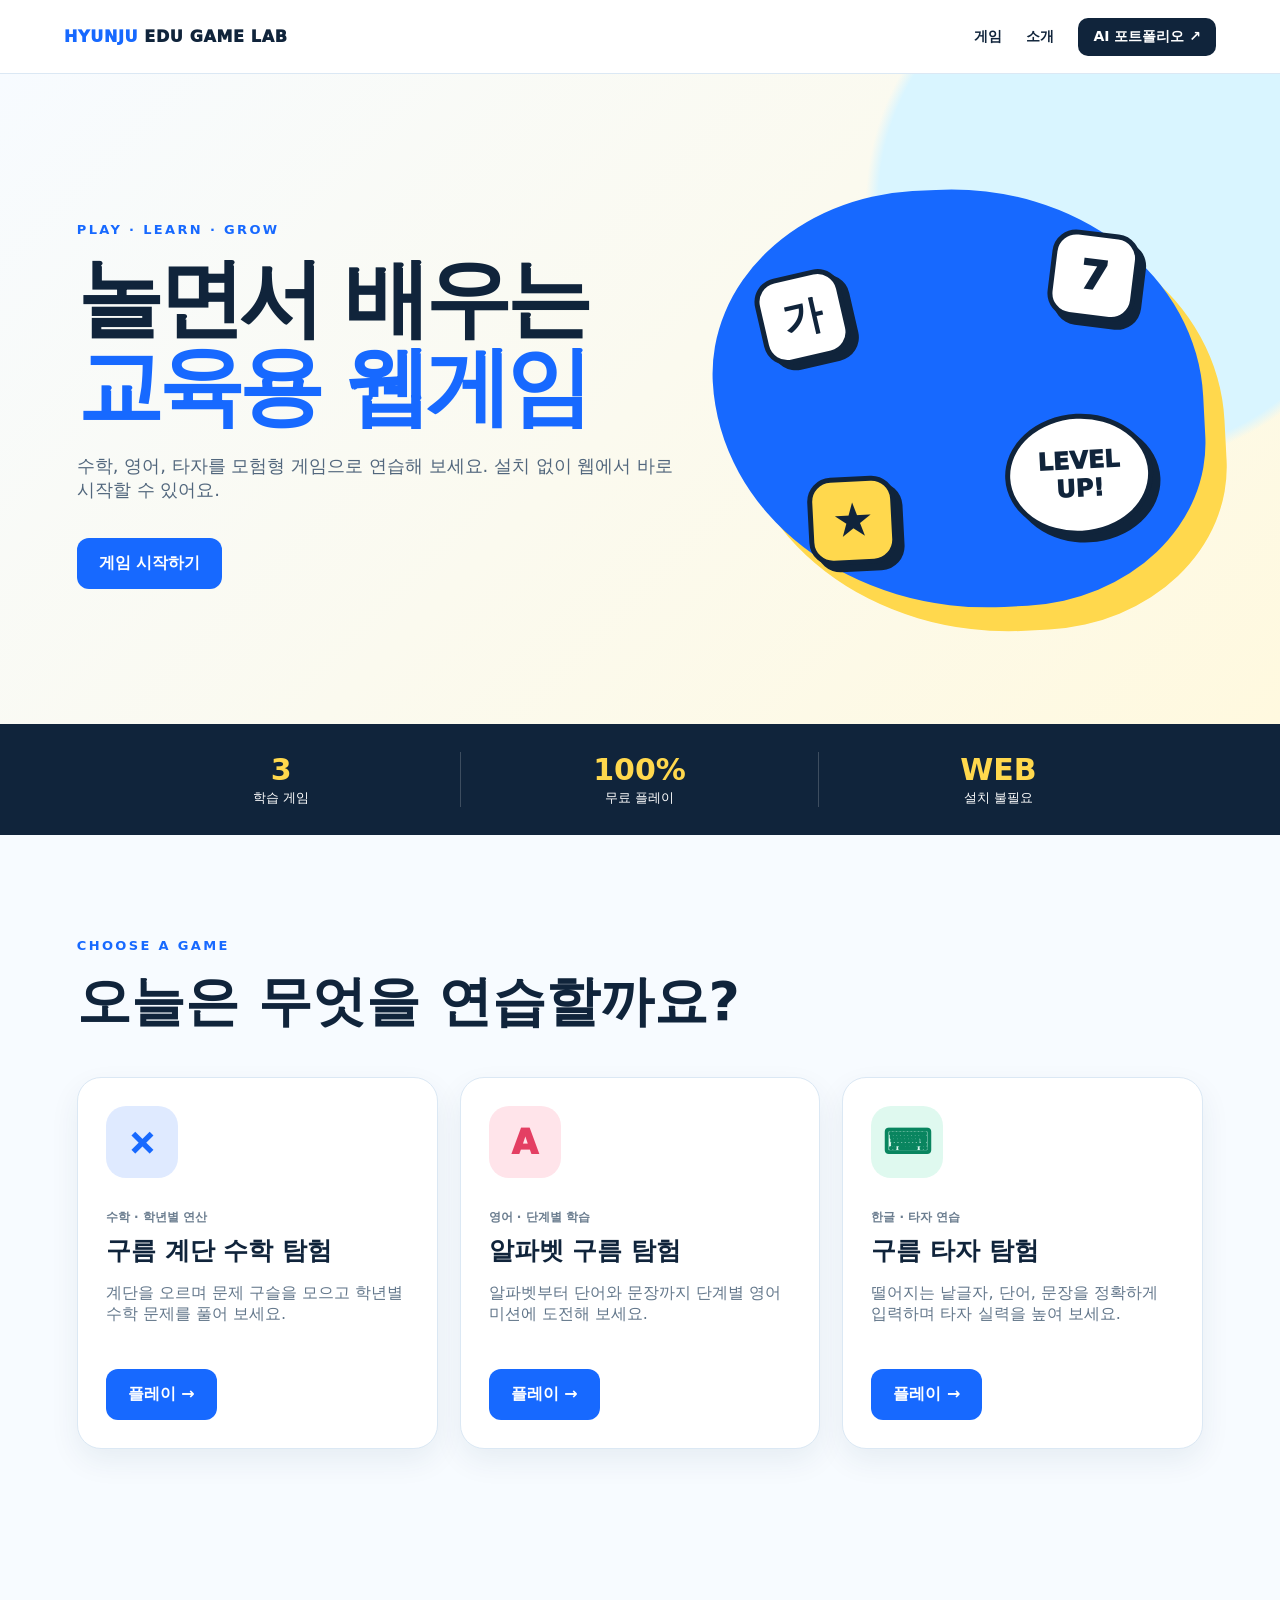
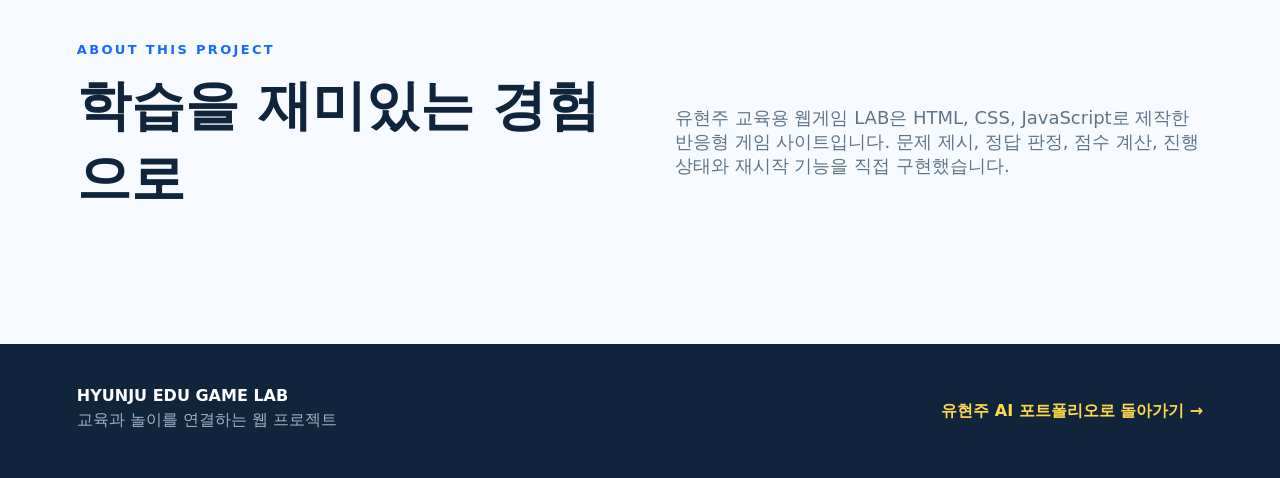
<file: index.html>
<!doctype html>
<html lang="ko">
<head>
  <meta charset="UTF-8" />
  <meta name="viewport" content="width=device-width, initial-scale=1.0" />
  <meta name="description" content="유현주가 만든 어린이용 학습 웹게임 모음" />
  <title>유현주 교육용 웹게임 LAB</title>
  <link rel="stylesheet" href="styles.css" />
</head>
<body>
  <header class="site-header">
    <a class="brand" href="#home"><span>HYUNJU</span> EDU GAME LAB</a>
    <nav><a href="#games">게임</a><a href="#about">소개</a><a class="portfolio-link" href="https://dreamguswn-cmd.github.io/QC-starter-edu1/">AI 포트폴리오 ↗</a></nav>
  </header>

  <main>
    <section id="home" class="hero">
      <div class="hero-copy"><p class="eyebrow">PLAY · LEARN · GROW</p><h1>놀면서 배우는<br><em>교육용 웹게임</em></h1><p>수학, 영어, 타자를 모험형 게임으로 연습해 보세요. 설치 없이 웹에서 바로 시작할 수 있어요.</p><a class="primary" href="#games">게임 시작하기</a></div>
      <div class="hero-art" aria-label="게임 캐릭터 장식"><span>가</span><span>7</span><span>★</span><strong>LEVEL<br>UP!</strong></div>
    </section>

    <section class="stats"><div><b>3</b><span>학습 게임</span></div><div><b>100%</b><span>무료 플레이</span></div><div><b>WEB</b><span>설치 불필요</span></div></section>

    <section id="games" class="games-section">
      <p class="eyebrow">CHOOSE A GAME</p><h2>오늘은 무엇을 연습할까요?</h2>
      <div class="game-grid">
        <article class="game-card math"><div class="icon">×</div><span>수학 · 학년별 연산</span><h3>구름 계단 수학 탐험</h3><p>계단을 오르며 문제 구슬을 모으고 학년별 수학 문제를 풀어 보세요.</p><a class="play-link" href="games/math/">플레이 →</a></article>
        <article class="game-card korean"><div class="icon">A</div><span>영어 · 단계별 학습</span><h3>알파벳 구름 탐험</h3><p>알파벳부터 단어와 문장까지 단계별 영어 미션에 도전해 보세요.</p><a class="play-link" href="games/english/">플레이 →</a></article>
        <article class="game-card memory"><div class="icon">⌨</div><span>한글 · 타자 연습</span><h3>구름 타자 탐험</h3><p>떨어지는 낱글자, 단어, 문장을 정확하게 입력하며 타자 실력을 높여 보세요.</p><a class="play-link" href="games/typing/">플레이 →</a></article>
      </div>
    </section>

    <section id="about" class="about"><div><p class="eyebrow">ABOUT THIS PROJECT</p><h2>학습을 재미있는 경험으로</h2></div><p>유현주 교육용 웹게임 LAB은 HTML, CSS, JavaScript로 제작한 반응형 게임 사이트입니다. 문제 제시, 정답 판정, 점수 계산, 진행 상태와 재시작 기능을 직접 구현했습니다.</p></section>
  </main>

  <footer><div><b>HYUNJU EDU GAME LAB</b><p>교육과 놀이를 연결하는 웹 프로젝트</p></div><a href="https://dreamguswn-cmd.github.io/QC-starter-edu1/">유현주 AI 포트폴리오로 돌아가기 →</a></footer>
</body>
</html>
</file>
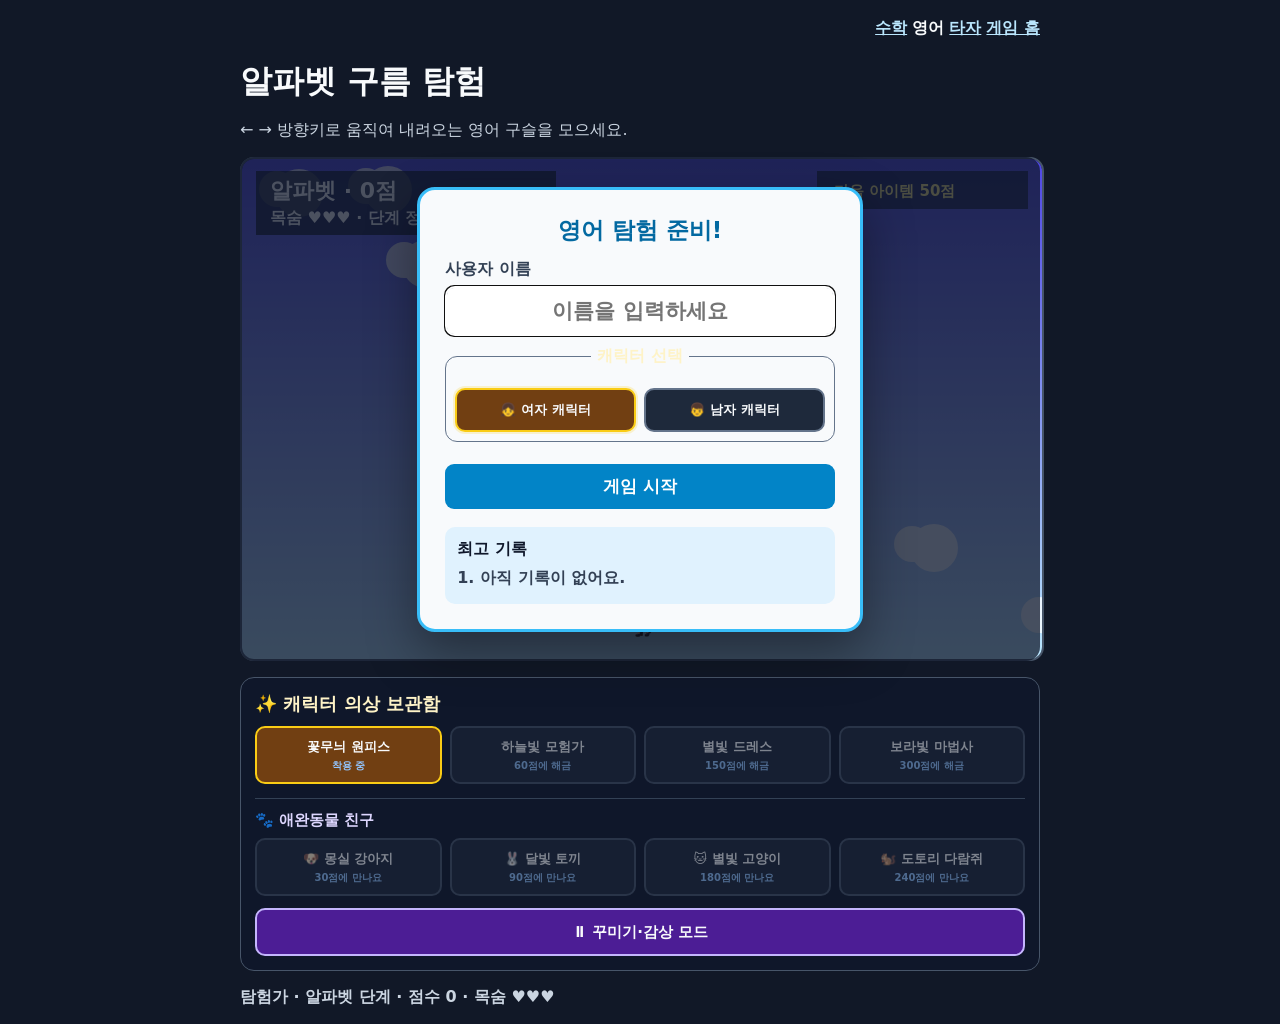
<file: games/english/index.html>
<!doctype html>
<html lang="ko">
  <head>
    <meta charset="UTF-8" />
    <meta name="viewport" content="width=device-width, initial-scale=1" />
    <title>알파벳 구름 탐험</title>
    <link rel="stylesheet" href="./style.css" />
    <link rel="stylesheet" href="../wardrobe.css" />
  </head>
  <body>
    <main>
      <nav>
        <a href="../math/">수학</a>
        <strong>영어</strong>
        <a href="../typing/">타자</a>
        <a href="../../">게임 홈</a>
      </nav>
      <h1>알파벳 구름 탐험</h1>
      <p>← → 방향키로 움직여 내려오는 영어 구슬을 모으세요.</p>

      <section class="game-wrap">
        <canvas id="gameCanvas" width="800" height="500"></canvas>

        <div id="startScreen" class="overlay">
          <form id="startForm" class="panel">
            <strong>영어 탐험 준비!</strong>
            <label for="playerName">사용자 이름</label>
            <input
              id="playerName"
              maxlength="12"
              autocomplete="nickname"
              placeholder="이름을 입력하세요"
              required
            />
            <button type="submit">게임 시작</button>
            <div class="ranking">
              <b>최고 기록</b>
              <ol id="leaderboard"></ol>
            </div>
          </form>
        </div>

        <div id="challenge" class="overlay" hidden>
          <form id="challengeForm" class="panel challenge-panel">
            <strong id="stageLabel">알파벳 문제</strong>
            <button id="listen" class="listen" type="button">🔊 다시 듣기</button>
            <div id="prompt" class="prompt"></div>
            <label for="answer">들은 내용을 입력하세요</label>
            <input
              id="answer"
              autocomplete="off"
              autocapitalize="off"
              spellcheck="false"
              required
            />
            <button id="submitAnswer" type="submit">정답 확인</button>
            <p id="feedback" aria-live="polite"></p>
          </form>
        </div>

        <div id="stageClear" class="overlay" hidden>
          <div class="panel">
            <strong id="clearTitle">단어 단계 해금!</strong>
            <p id="clearText"></p>
            <button id="continueStage" type="button">계속하기</button>
          </div>
        </div>

        <div id="gameOver" class="overlay" hidden>
          <div class="panel">
            <strong>영어 탐험 끝!</strong>
            <p id="finalScore"></p>
            <button id="restart" type="button">처음 화면으로</button>
          </div>
        </div>
      </section>
      <div class="mobile-controls" aria-label="모바일 이동 방향키">
        <button type="button" data-key="ArrowLeft" aria-label="왼쪽으로 이동">← <span>왼쪽</span></button>
        <button type="button" data-key="ArrowRight" aria-label="오른쪽으로 이동"><span>오른쪽</span> →</button>
      </div>
      <section id="wardrobe" class="wardrobe" aria-label="캐릭터 의상 보관함">
        <h2>✨ 캐릭터 의상 보관함</h2><div class="wardrobe-grid">
          <button type="button" data-outfit="0">꽃무늬 원피스<small></small></button><button type="button" data-outfit="1">하늘빛 모험가<small></small></button><button type="button" data-outfit="2">별빛 드레스<small></small></button><button type="button" data-outfit="3">보라빛 마법사<small></small></button>
        </div>
      </section>

      <p id="status" aria-live="polite">이름을 입력하고 시작해 주세요.</p>
    </main>
    <script src="../wardrobe.js?v=10"></script><script src="./game.js"></script>
  </body>
</html>
</file>
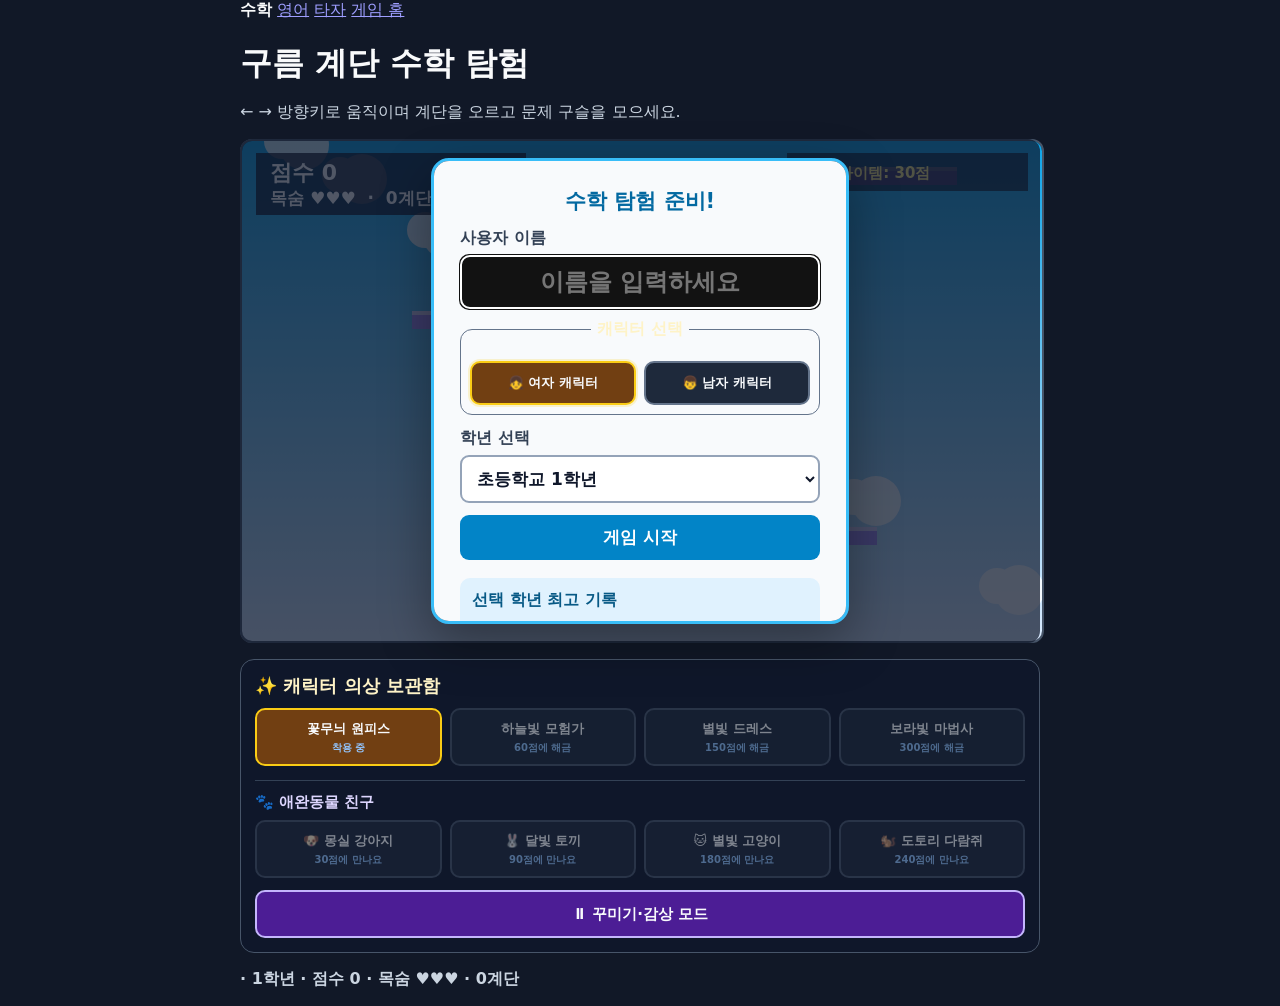
<file: games/math/index.html>
<!doctype html>
<html lang="ko">
  <head>
    <meta charset="UTF-8" />
    <meta name="viewport" content="width=device-width, initial-scale=1.0" />
    <title>구름 계단 수학 탐험</title>
    <link rel="stylesheet" href="./style.css" />
    <link rel="stylesheet" href="../wardrobe.css" />
  </head>
  <body>
    <main>
      <nav>
        <strong>수학</strong>
        <a href="../english/">영어</a>
        <a href="../typing/">타자</a>
        <a href="../../">게임 홈</a>
      </nav>
      <h1>구름 계단 수학 탐험</h1>
      <p>← → 방향키로 움직이며 계단을 오르고 문제 구슬을 모으세요.</p>
      <section class="game-wrap">
        <canvas id="gameCanvas" width="800" height="500"></canvas>

        <div id="startScreen" class="overlay">
          <form id="startForm" class="panel start-panel">
            <strong>수학 탐험 준비!</strong>
            <label class="visible-label" for="playerName">사용자 이름</label>
            <input
              id="playerName"
              type="text"
              maxlength="12"
              autocomplete="nickname"
              placeholder="이름을 입력하세요"
              required
            />
            <label class="visible-label" for="grade">학년 선택</label>
            <select id="grade">
              <option value="1">초등학교 1학년</option>
              <option value="2">초등학교 2학년</option>
              <option value="3">초등학교 3학년</option>
              <option value="4">초등학교 4학년</option>
              <option value="5">초등학교 5학년</option>
              <option value="6">초등학교 6학년</option>
            </select>
            <button type="submit">게임 시작</button>
            <div class="ranking">
              <b>선택 학년 최고 기록</b>
              <ol id="leaderboard"></ol>
            </div>
          </form>
        </div>

        <div id="quiz" class="overlay quiz" hidden>
          <form id="quizForm" class="panel">
            <strong id="quizLabel">수학 문제!</strong>
            <div id="question" class="question">8 + 7 = ?</div>
            <label for="answer">정답</label>
            <input
              id="answer"
              type="number"
              inputmode="decimal"
              step="any"
              required
            />
            <button id="submitAnswer" type="submit">정답 확인</button>
            <p id="feedback" aria-live="polite"></p>
          </form>
        </div>

        <div id="gameOver" class="overlay" hidden>
          <div class="panel">
            <strong>탐험 끝!</strong>
            <p id="finalScore"></p>
            <button id="restart" type="button">이름·학년 선택으로</button>
          </div>
        </div>
      </section>
      <div class="mobile-controls" aria-label="모바일 이동 방향키">
        <button type="button" data-key="ArrowLeft" aria-label="왼쪽으로 이동">← <span>왼쪽</span></button>
        <button type="button" data-key="ArrowRight" aria-label="오른쪽으로 이동"><span>오른쪽</span> →</button>
      </div>
      <section id="wardrobe" class="wardrobe" aria-label="캐릭터 의상 보관함">
        <h2>✨ 캐릭터 의상 보관함</h2><div class="wardrobe-grid">
          <button type="button" data-outfit="0">꽃무늬 원피스<small></small></button><button type="button" data-outfit="1">하늘빛 모험가<small></small></button><button type="button" data-outfit="2">별빛 드레스<small></small></button><button type="button" data-outfit="3">보라빛 마법사<small></small></button>
        </div>
      </section>
      <p id="status" aria-live="polite">이름과 학년을 선택해 주세요.</p>
    </main>
    <script src="../wardrobe.js?v=10"></script><script src="./game.js"></script>
  </body>
</html>
</file>
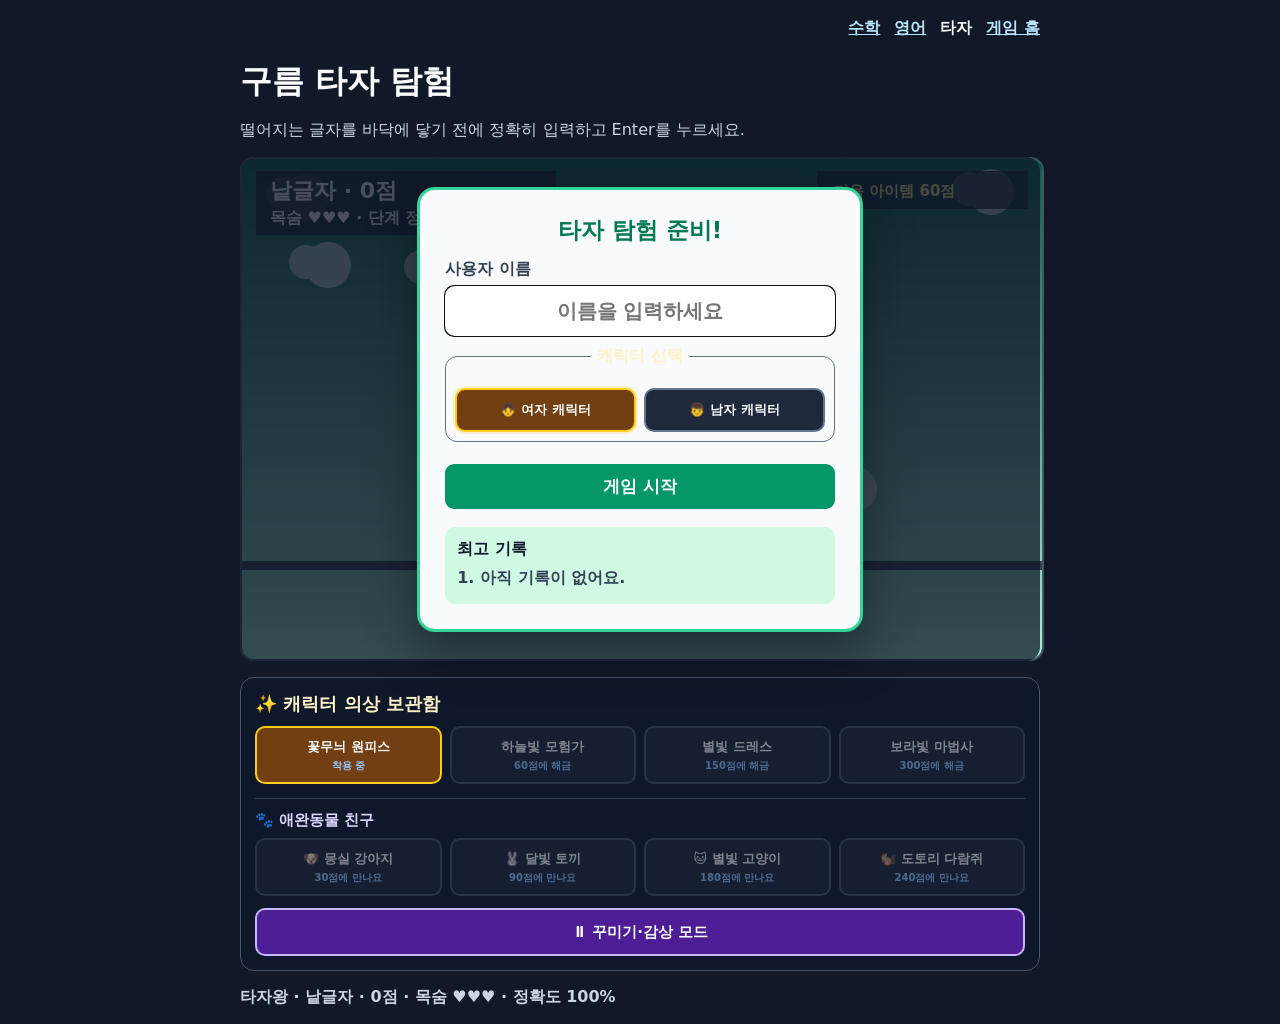
<file: games/typing/index.html>
<!doctype html>
<html lang="ko">
  <head>
    <meta charset="UTF-8" />
    <meta name="viewport" content="width=device-width, initial-scale=1" />
    <title>구름 타자 탐험</title>
    <link rel="stylesheet" href="./style.css" />
    <link rel="stylesheet" href="../wardrobe.css" />
  </head>
  <body>
    <main>
      <nav>
        <a href="../math/">수학</a>
        <a href="../english/">영어</a>
        <strong>타자</strong>
        <a href="../../">게임 홈</a>
      </nav>
      <h1>구름 타자 탐험</h1>
      <p>떨어지는 글자를 바닥에 닿기 전에 정확히 입력하고 Enter를 누르세요.</p>

      <section class="game-wrap">
        <canvas id="gameCanvas" width="800" height="500"></canvas>

        <div id="startScreen" class="overlay">
          <form id="startForm" class="panel">
            <strong>타자 탐험 준비!</strong>
            <label for="playerName">사용자 이름</label>
            <input
              id="playerName"
              maxlength="12"
              autocomplete="nickname"
              placeholder="이름을 입력하세요"
              required
            />
            <button type="submit">게임 시작</button>
            <div class="ranking">
              <b>최고 기록</b>
              <ol id="leaderboard"></ol>
            </div>
          </form>
        </div>

        <div id="typingBar" class="typing-bar" hidden>
          <label for="typingInput">정답 입력</label>
          <input
            id="typingInput"
            autocomplete="off"
            autocapitalize="off"
            spellcheck="false"
            placeholder="여기에 입력하고 Enter"
          />
        </div>

        <div id="stageClear" class="overlay" hidden>
          <div class="panel">
            <strong id="clearTitle">단어 단계 해금!</strong>
            <p id="clearText"></p>
            <button id="continueStage" type="button">계속하기</button>
          </div>
        </div>

        <div id="gameOver" class="overlay" hidden>
          <div class="panel">
            <strong>타자 탐험 끝!</strong>
            <p id="finalScore"></p>
            <button id="restart" type="button">처음 화면으로</button>
          </div>
        </div>
      </section>
      <section id="wardrobe" class="wardrobe" aria-label="캐릭터 의상 보관함">
        <h2>✨ 캐릭터 의상 보관함</h2><div class="wardrobe-grid">
          <button type="button" data-outfit="0">꽃무늬 원피스<small></small></button><button type="button" data-outfit="1">하늘빛 모험가<small></small></button><button type="button" data-outfit="2">별빛 드레스<small></small></button><button type="button" data-outfit="3">보라빛 마법사<small></small></button>
        </div>
      </section>
      <p id="status" aria-live="polite">이름을 입력하고 시작해 주세요.</p>
    </main>
    <script src="../wardrobe.js?v=10"></script><script src="./game.js"></script>
  </body>
</html>
</file>
<file: styles.css>
﻿:root{--ink:#10243b;--blue:#1769ff;--yellow:#ffd84d;--mint:#54dfb2;--pink:#ff718d;--paper:#f7fbff;--white:#fff;--line:#dbe8f4}*{box-sizing:border-box}html{scroll-behavior:smooth}body{margin:0;color:var(--ink);background:var(--paper);font-family:system-ui,-apple-system,"Noto Sans KR",sans-serif}.site-header{height:74px;padding:0 max(5vw,24px);display:flex;align-items:center;justify-content:space-between;background:#fffffff2;border-bottom:1px solid var(--line);position:sticky;top:0;z-index:5;backdrop-filter:blur(12px)}a{text-decoration:none;color:inherit}.brand{font-weight:950;letter-spacing:.04em}.brand span{color:var(--blue)}nav{display:flex;gap:24px;align-items:center;font-size:14px;font-weight:750}.portfolio-link{padding:10px 15px;color:white;background:var(--ink);border-radius:10px}.hero{min-height:650px;display:grid;grid-template-columns:1.1fr .9fr;align-items:center;gap:40px;padding:70px max(6vw,28px);overflow:hidden;background:radial-gradient(circle at 88% 20%,#d9f5ff 0 20%,transparent 21%),linear-gradient(135deg,#f7fbff,#fff9df)}.eyebrow{font-size:13px;letter-spacing:.18em;color:var(--blue);font-weight:900}.hero h1{font-size:clamp(48px,7vw,86px);line-height:1.02;margin:18px 0 24px;letter-spacing:-.06em}.hero h1 em{color:var(--blue);font-style:normal}.hero-copy>p:not(.eyebrow){max-width:620px;color:#52677d;font-size:18px}.primary,.game-card .play-link{display:inline-block;border:0;background:var(--blue);color:white;padding:15px 22px;border-radius:12px;font-weight:850;cursor:pointer;margin-top:18px}.hero-art{height:420px;position:relative;border-radius:45% 55% 40% 60%;background:var(--blue);box-shadow:20px 25px 0 var(--yellow);transform:rotate(-3deg)}.hero-art span,.hero-art strong{position:absolute;display:grid;place-items:center;background:white;border:5px solid var(--ink);box-shadow:7px 7px 0 var(--ink);font-weight:950}.hero-art span{width:88px;height:88px;border-radius:24px;font-size:40px}.hero-art span:nth-child(1){left:10%;top:18%;transform:rotate(-10deg)}.hero-art span:nth-child(2){right:12%;top:12%;transform:rotate(10deg)}.hero-art span:nth-child(3){left:18%;bottom:12%;background:var(--yellow)}.hero-art strong{right:11%;bottom:16%;padding:28px;border-radius:50%;font-size:24px;text-align:center}.stats{display:grid;grid-template-columns:repeat(3,1fr);background:var(--ink);color:white;padding:28px max(8vw,30px)}.stats div{text-align:center;border-right:1px solid #ffffff30}.stats div:last-child{border:0}.stats b{display:block;color:var(--yellow);font-size:30px}.stats span{font-size:13px}.games-section,.play-section,.about{padding:90px max(6vw,28px)}.games-section h2,.play-section h2,.about h2{font-size:clamp(32px,5vw,54px);margin:8px 0 38px}.game-grid{display:grid;grid-template-columns:repeat(3,1fr);gap:22px}.game-card{background:white;border:1px solid var(--line);padding:28px;border-radius:24px;box-shadow:0 12px 30px #14385c12;transition:.2s}.game-card:hover{transform:translateY(-7px);box-shadow:0 20px 36px #14385c20}.game-card .icon{width:72px;height:72px;display:grid;place-items:center;border-radius:20px;font-size:34px;font-weight:950;margin-bottom:28px}.game-card.korean .icon{background:#ffe4ea;color:#e43f63}.game-card.math .icon{background:#dfeaff;color:var(--blue)}.game-card.memory .icon{background:#dff9ef;color:#09855f}.game-card span{font-size:12px;font-weight:850;color:#6c7e90}.game-card h3{font-size:25px;margin:8px 0}.game-card p{color:#63778b;min-height:52px}.play-section{background:#eaf3fc}.play-head{display:flex;justify-content:space-between;align-items:center}.ghost{border:1px solid #a8bfd4;background:white;padding:12px 17px;border-radius:10px;cursor:pointer;font-weight:750}.game-stage{max-width:760px;margin:auto;background:white;border-radius:26px;padding:clamp(24px,5vw,48px);min-height:380px;box-shadow:0 18px 45px #14385c18}.score-row{display:flex;justify-content:space-between;margin-bottom:24px;font-weight:800}.question{font-size:clamp(26px,5vw,42px);text-align:center;margin:35px 0}.choices{display:grid;grid-template-columns:1fr 1fr;gap:14px}.choices button,.answer-input button{padding:18px;border:2px solid var(--line);border-radius:14px;background:white;font-size:18px;font-weight:850;cursor:pointer}.choices button:hover{border-color:var(--blue);color:var(--blue)}.feedback{text-align:center;min-height:30px;font-weight:850;margin-top:18px}.answer-input{display:flex;gap:10px}.answer-input input{flex:1;padding:16px;border:2px solid var(--line);border-radius:12px;font-size:20px}.memory-board{display:grid;grid-template-columns:repeat(4,1fr);gap:12px}.memory-card{aspect-ratio:1;border:0;border-radius:14px;background:var(--blue);font-size:0;cursor:pointer}.memory-card.open,.memory-card.done{background:white;border:2px solid var(--blue);font-size:34px}.memory-card.done{opacity:.45}.result-box{text-align:center}.result-box strong{font-size:70px;color:var(--blue);display:block}.about{display:grid;grid-template-columns:1fr 1fr;gap:70px;align-items:center}.about p:last-child{font-size:18px;color:#5f7489}footer{background:var(--ink);color:white;padding:42px max(6vw,28px);display:flex;justify-content:space-between;align-items:center}footer p{color:#9fb1c2;margin:5px 0}footer a{color:var(--yellow);font-weight:850}@media(max-width:800px){nav a:not(.portfolio-link){display:none}.hero{grid-template-columns:1fr;min-height:auto}.hero-art{height:300px}.game-grid{grid-template-columns:1fr}.about{grid-template-columns:1fr;gap:15px}.choices{grid-template-columns:1fr}}@media(max-width:520px){.site-header{height:auto;padding-top:14px;padding-bottom:14px}.brand{font-size:12px}.portfolio-link{font-size:11px}.hero-art{height:250px}.stats{padding:20px 8px}.stats b{font-size:23px}.memory-board{gap:7px}.play-head{align-items:flex-start;gap:10px}footer{display:block}footer a{display:block;margin-top:20px}}
</file>
<file: games/english/style.css>
:root {
  color-scheme: dark;
  font-family: system-ui, sans-serif;
}

body {
  min-height: 100vh;
  margin: 0;
  display: grid;
  place-items: center;
  background: #111827;
  color: #f8fafc;
}

main {
  width: min(800px, calc(100% - 28px));
}

nav {
  margin-top: 18px;
  text-align: right;
}

nav a {
  color: #bae6fd;
  font-weight: 700;
}

h1 {
  margin-bottom: 6px;
}

main > p {
  color: #cbd5e1;
}

.game-wrap {
  position: relative;
}

canvas {
  display: block;
  width: 100%;
  height: auto;
  border: 2px solid #475569;
  border-radius: 14px;
  background: #0f172a;
  touch-action: none;
}

.overlay {
  position: absolute;
  inset: 0;
  display: grid;
  place-items: center;
  padding: 20px;
  border-radius: 14px;
  background: rgba(15, 23, 42, 0.75);
}

.overlay[hidden] {
  display: none;
}

.panel {
  width: min(390px, calc(100% - 52px));
  max-height: calc(100% - 54px);
  overflow-y: auto;
  padding: 25px;
  border: 3px solid #38bdf8;
  border-radius: 18px;
  background: #f8fafc;
  color: #0f172a;
  text-align: center;
  box-shadow: 0 20px 50px rgba(0, 0, 0, 0.38);
}

.panel strong {
  display: block;
  margin-bottom: 13px;
  color: #0369a1;
  font-size: 23px;
}

.panel label {
  display: block;
  margin: 10px 0 6px;
  color: #334155;
  font-weight: 800;
  text-align: left;
}

.panel input {
  box-sizing: border-box;
  width: 100%;
  padding: 11px;
  border: 2px solid #94a3b8;
  border-radius: 9px;
  background: white;
  color: #0f172a;
  font: 800 21px system-ui;
  text-align: center;
}

.panel button {
  width: 100%;
  margin-top: 12px;
  padding: 11px;
  border: 0;
  border-radius: 9px;
  background: #0284c7;
  color: white;
  font: 800 17px system-ui;
  cursor: pointer;
}

.panel button:disabled {
  opacity: 0.5;
}

.panel .listen {
  width: auto;
  margin: 0;
  background: #7c3aed;
}

.prompt {
  min-height: 50px;
  margin: 15px 0;
  color: #1d4ed8;
  font-size: 34px;
  font-weight: 900;
}

.panel p {
  min-height: 23px;
  color: #334155;
  font-weight: 700;
}

.ranking {
  margin-top: 18px;
  padding: 12px;
  border-radius: 10px;
  background: #e0f2fe;
  text-align: left;
}

.ranking ol {
  min-height: 24px;
  margin: 8px 0 0;
  padding-left: 23px;
  color: #334155;
  font-weight: 700;
}

#status {
  font-weight: 700;
}

.mobile-controls { display: none; grid-template-columns: 1fr 1fr; gap: 14px; margin-top: 14px; }
.mobile-controls button { min-height: 64px; border: 2px solid #38bdf8; border-radius: 16px; background: #0f2741; color: #f8fafc; font: 900 25px system-ui; touch-action: none; user-select: none; -webkit-user-select: none; }
.mobile-controls button span { font-size: 16px; }
.mobile-controls button.pressed { background: #0284c7; transform: translateY(2px); }

@media (max-width: 820px), (pointer: coarse) {
  body { place-items: start center; }
  main { padding-bottom: 24px; }
  .mobile-controls { display: grid; }
}
</file>
<file: games/wardrobe.css>
.wardrobe { margin: 16px 0; padding: 14px; border: 1px solid #475569; border-radius: 14px; background: #0f172a; }
.wardrobe h2 { margin: 0 0 10px; font-size: 18px; color: #fef3c7; }
.wardrobe h3 { margin: 14px 0 8px; padding-top: 12px; border-top: 1px solid #334155; font-size: 15px; color: #ddd6fe; }
.wardrobe-grid { display: grid; grid-template-columns: repeat(4, 1fr); gap: 8px; }
.item-grid { display: grid; grid-template-columns: repeat(4, 1fr); gap: 8px; }
.wardrobe button { min-height: 58px; padding: 7px; border: 2px solid #475569; border-radius: 10px; background: #1e293b; color: #f8fafc; font: 800 13px system-ui; cursor: pointer; }
.wardrobe button small { display: block; margin-top: 3px; color: #93c5fd; font-size: 10px; }
.wardrobe button.selected { border-color: #facc15; background: #713f12; }
.wardrobe button:disabled { cursor: not-allowed; opacity: .48; }
.wardrobe .wardrobe-preview-button { width: 100%; min-height: 48px; margin-top: 12px; border-color: #c4b5fd; background: #4c1d95; font-size: 15px; }
.wardrobe-preview[hidden] { display: none; }
.wardrobe-preview { position: fixed; inset: 0; z-index: 9999; display: grid; place-items: center; padding: 16px; background: rgba(2, 6, 23, .88); }
.wardrobe-preview-panel { width: min(92vw, 430px); max-height: 94vh; overflow: auto; padding: 18px; border: 2px solid #facc15; border-radius: 20px; background: #0f172a; text-align: center; color: #f8fafc; box-shadow: 0 24px 80px #000a; }
.wardrobe-preview-panel h2 { margin: 0 0 6px; color: #fef3c7; }
.wardrobe-preview-panel p { margin: 0 0 12px; color: #cbd5e1; font-size: 13px; }
.wardrobe-preview-panel canvas { display: block; width: min(280px, 78vw); height: auto; margin: 0 auto 12px; border-radius: 18px; image-rendering: auto; }
.preview-controls { margin-bottom: 12px; text-align: left; }
.preview-controls strong { display: block; margin: 8px 0 5px; color: #fef3c7; }
.preview-choice-grid { display: grid; grid-template-columns: 1fr 1fr; gap: 6px; }
.preview-choice-grid button { min-height: 38px; padding: 5px; border: 1px solid #64748b; border-radius: 9px; background: #1e293b; color: #f8fafc; font: 700 12px system-ui; cursor: pointer; }
.preview-choice-grid button.selected { border-color: #facc15; background: #713f12; }
.preview-choice-grid button:disabled { opacity: .4; cursor: not-allowed; }
.wardrobe-preview-panel .wardrobe-continue-button { width: 100%; min-height: 48px; border: 0; border-radius: 12px; background: #facc15; color: #422006; font: 900 16px system-ui; cursor: pointer; }
.character-gender-picker { display: grid; grid-template-columns: 1fr 1fr; gap: 8px; margin: 10px 0; padding: 9px; border: 1px solid #64748b; border-radius: 12px; }
.character-gender-picker legend { padding: 0 6px; color: #fef3c7; font-weight: 800; }
.character-gender-picker button { min-height: 44px; border: 2px solid #64748b; border-radius: 10px; background: #1e293b; color: #f8fafc; font: 800 13px system-ui; cursor: pointer; }
.character-gender-picker button.selected { border-color: #facc15; background: #713f12; box-shadow: 0 0 0 2px #facc1533; }
.wardrobe[data-new-outfit="true"] { animation: wardrobe-unlock .7s ease 2; border-color: #facc15; }
@keyframes wardrobe-unlock { 50% { box-shadow: 0 0 28px #facc1599; transform: scale(1.01); } }
@media (max-width: 600px) { .wardrobe-grid, .item-grid { grid-template-columns: 1fr 1fr; } }
</file>
<file: games/math/style.css>
:root {
  color-scheme: dark;
  font-family: system-ui, sans-serif;
}

body {
  min-height: 100vh;
  margin: 0;
  display: grid;
  place-items: center;
  background: #111827;
  color: #f9fafb;
}

main {
  width: min(800px, calc(100% - 32px));
}

h1 {
  margin-bottom: 8px;
}

p {
  color: #cbd5e1;
}

canvas {
  display: block;
  width: 100%;
  height: auto;
  border: 2px solid #475569;
  border-radius: 12px;
  background: #0f172a;
  touch-action: none;
  user-select: none;
}

#status {
  font-weight: 700;
}

.game-wrap {
  position: relative;
}

.overlay {
  position: absolute;
  inset: 0;
  display: grid;
  place-items: center;
  padding: 20px;
  border-radius: 12px;
  background: rgba(15, 23, 42, 0.72);
}

.overlay[hidden] {
  display: none;
}

.panel {
  width: min(360px, calc(100% - 48px));
  padding: 26px;
  border: 3px solid #38bdf8;
  border-radius: 18px;
  background: #f8fafc;
  color: #0f172a;
  text-align: center;
  box-shadow: 0 18px 50px rgba(0, 0, 0, 0.35);
}

.special .panel {
  border-color: #facc15;
  box-shadow: 0 0 40px rgba(250, 204, 21, 0.55);
}

.panel strong {
  display: block;
  font-size: 21px;
  color: #0369a1;
}

.special .panel strong {
  color: #b45309;
}

.question {
  margin: 18px 0;
  font-size: 38px;
  font-weight: 900;
}

.panel label {
  position: absolute;
  width: 1px;
  height: 1px;
  overflow: hidden;
}

.panel input {
  box-sizing: border-box;
  width: 100%;
  padding: 11px;
  border: 2px solid #94a3b8;
  border-radius: 9px;
  font: 800 24px system-ui;
  text-align: center;
}

.panel select {
  box-sizing: border-box;
  width: 100%;
  padding: 11px;
  border: 2px solid #94a3b8;
  border-radius: 9px;
  background: #ffffff;
  color: #0f172a;
  font: 700 17px system-ui;
}

.panel .visible-label {
  position: static;
  display: block;
  width: auto;
  height: auto;
  margin: 13px 0 6px;
  overflow: visible;
  color: #334155;
  font-weight: 800;
  text-align: left;
}

.start-panel {
  max-height: calc(100% - 56px);
  overflow-y: auto;
}

.ranking {
  margin-top: 18px;
  padding: 12px;
  border-radius: 10px;
  background: #e0f2fe;
  text-align: left;
}

.ranking b {
  color: #075985;
}

.ranking ol {
  min-height: 24px;
  margin: 8px 0 0;
  padding-left: 22px;
  color: #334155;
  font-weight: 700;
}

.panel button {
  width: 100%;
  margin-top: 12px;
  padding: 11px;
  border: 0;
  border-radius: 9px;
  background: #0284c7;
  color: white;
  font: 800 17px system-ui;
  cursor: pointer;
}

.panel button:disabled {
  opacity: 0.5;
}

.panel p {
  min-height: 24px;
  margin-bottom: 0;
  color: #334155;
  font-weight: 700;
}

.mobile-controls { display: none; grid-template-columns: 1fr 1fr; gap: 14px; margin-top: 14px; }
.mobile-controls button { min-height: 64px; border: 2px solid #38bdf8; border-radius: 16px; background: #0f2741; color: #f8fafc; font: 900 25px system-ui; touch-action: none; user-select: none; -webkit-user-select: none; }
.mobile-controls button span { font-size: 16px; }
.mobile-controls button.pressed { background: #0284c7; transform: translateY(2px); }

@media (max-width: 820px), (pointer: coarse) {
  body { place-items: start center; }
  main { padding-bottom: 24px; }
  .mobile-controls { display: grid; }
}
</file>
<file: games/typing/style.css>
:root {
  color-scheme: dark;
  font-family: system-ui, sans-serif;
}

body {
  min-height: 100vh;
  margin: 0;
  display: grid;
  place-items: center;
  background: #111827;
  color: #f8fafc;
}

main {
  width: min(800px, calc(100% - 28px));
}

nav {
  display: flex;
  justify-content: flex-end;
  gap: 14px;
  margin-top: 18px;
}

nav a {
  color: #bae6fd;
  font-weight: 700;
}

h1 {
  margin-bottom: 6px;
}

main > p {
  color: #cbd5e1;
}

.game-wrap {
  position: relative;
}

canvas {
  display: block;
  width: 100%;
  height: auto;
  border: 2px solid #475569;
  border-radius: 14px;
  background: #0f172a;
}

.overlay {
  position: absolute;
  inset: 0;
  z-index: 3;
  display: grid;
  place-items: center;
  padding: 20px;
  border-radius: 14px;
  background: rgba(15, 23, 42, 0.76);
}

.overlay[hidden],
.typing-bar[hidden] {
  display: none;
}

.panel {
  width: min(390px, calc(100% - 52px));
  max-height: calc(100% - 54px);
  overflow-y: auto;
  padding: 25px;
  border: 3px solid #34d399;
  border-radius: 18px;
  background: #f8fafc;
  color: #0f172a;
  text-align: center;
  box-shadow: 0 20px 50px rgba(0, 0, 0, 0.38);
}

.panel strong {
  display: block;
  margin-bottom: 13px;
  color: #047857;
  font-size: 23px;
}

.panel label {
  display: block;
  margin: 10px 0 6px;
  color: #334155;
  font-weight: 800;
  text-align: left;
}

.panel input,
.typing-bar input {
  box-sizing: border-box;
  width: 100%;
  padding: 11px;
  border: 2px solid #94a3b8;
  border-radius: 9px;
  background: white;
  color: #0f172a;
  font: 800 20px system-ui;
  text-align: center;
}

.panel button {
  width: 100%;
  margin-top: 12px;
  padding: 11px;
  border: 0;
  border-radius: 9px;
  background: #059669;
  color: white;
  font: 800 17px system-ui;
  cursor: pointer;
}

.ranking {
  margin-top: 18px;
  padding: 12px;
  border-radius: 10px;
  background: #d1fae5;
  text-align: left;
}

.ranking ol {
  min-height: 24px;
  margin: 8px 0 0;
  padding-left: 23px;
  color: #334155;
  font-weight: 700;
}

.typing-bar {
  position: absolute;
  z-index: 2;
  right: 20px;
  bottom: 17px;
  left: 20px;
  display: flex;
  align-items: center;
  gap: 10px;
  padding: 10px;
  border: 2px solid rgba(255, 255, 255, 0.8);
  border-radius: 12px;
  background: rgba(15, 23, 42, 0.86);
}

.typing-bar label {
  flex: 0 0 auto;
  font-weight: 800;
}

.typing-bar input {
  text-align: left;
}

.typing-bar input.wrong {
  border-color: #ef4444;
  background: #fee2e2;
}

#status {
  font-weight: 700;
}
</file>
